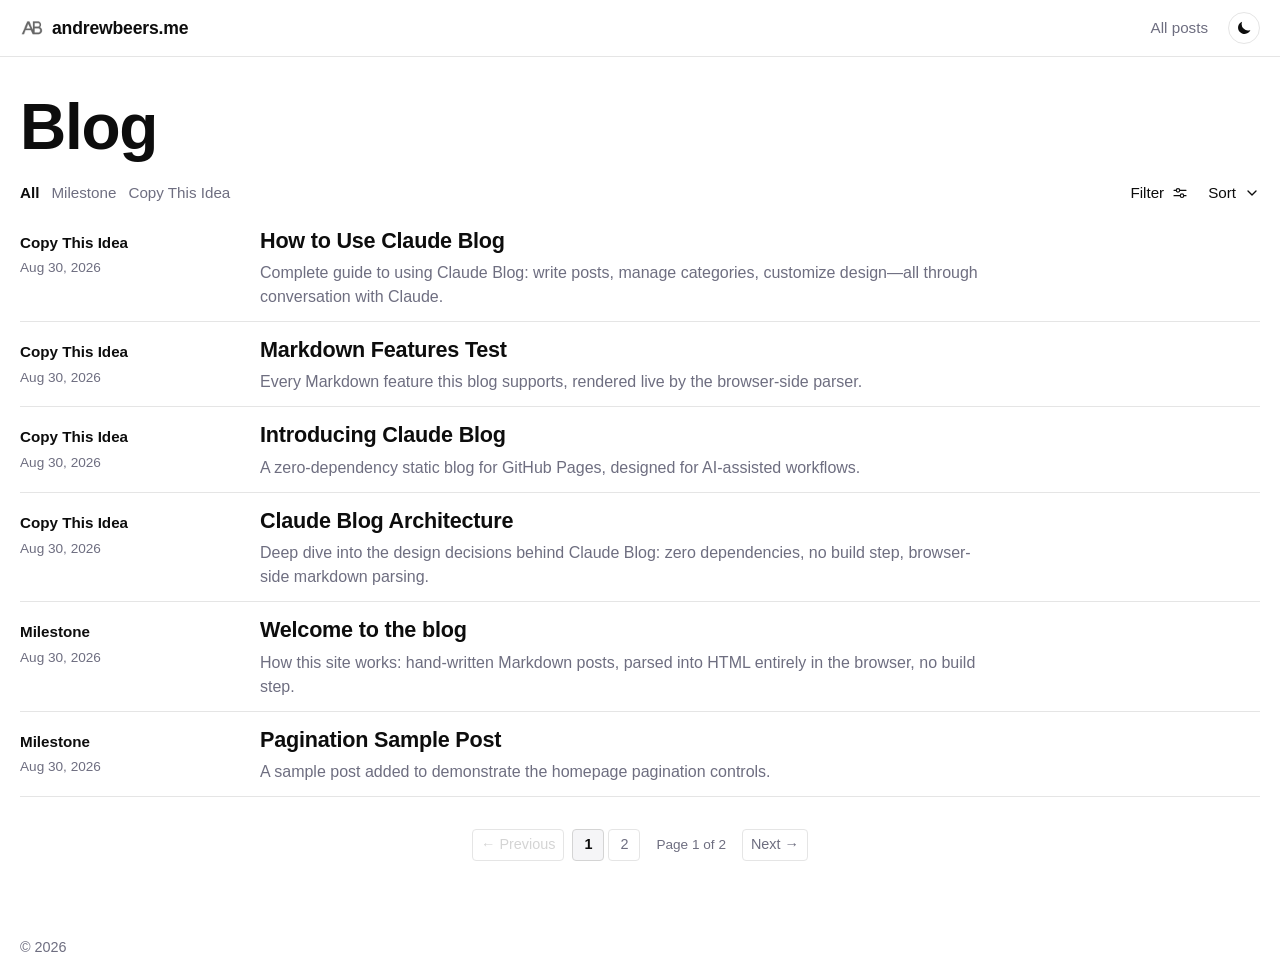
<file: index.html>
<!doctype html>
<html lang="en">
<head>
  <meta charset="UTF-8">
  <meta name="viewport" content="width=device-width, initial-scale=1">
  <script src="js/theme-init.js"></script>
  <title>andrewbeers.me</title>
  <meta name="description" content="Notes and writing, published as hand-written Markdown.">
  <meta name="application-name" content="andrewbeers.me">
  <meta name="apple-mobile-web-app-title" content="andrewbeers.me">
  <meta name="theme-color" content="#ffffff">
  <meta name="msapplication-TileImage" content="assets/brand/icon-192.png">
  <meta name="msapplication-TileColor" content="#ffffff">
  <link rel="icon" href="assets/brand/favicon-32.png" sizes="32x32" type="image/png">
  <link rel="apple-touch-icon" sizes="180x180" href="assets/brand/apple-touch-icon.png">
  <link rel="mask-icon" href="assets/brand/ab-logo-mask.svg" color="#0d0d0d">
  <link rel="manifest" href="site.webmanifest">
  <link rel="canonical" href="https://apbeers.github.io/blog/">

  <meta property="og:type" content="website">
  <meta property="og:title" content="andrewbeers.me">
  <meta property="og:description" content="Notes and writing, published as hand-written Markdown.">
  <meta property="og:url" content="https://apbeers.github.io/blog/">
  <meta name="twitter:card" content="summary">

  <!-- Keep this stylesheet list in sync with post.html, which repeats it
       (plus post.css). Two files, no build step: inlining them from JS
       instead would flash unstyled content on every load. -->
  <link rel="stylesheet" href="css/variables.css">
  <link rel="stylesheet" href="css/reset.css">
  <link rel="stylesheet" href="css/typography.css">
  <link rel="stylesheet" href="css/layout.css">
  <link rel="stylesheet" href="css/components.css">
</head>
<body>
  <div data-include="header"></div>

  <main class="container">
    <section class="page-hero">
      <h1 class="page-title">Blog</h1>
    </section>

    <div class="list-controls">
      <div id="filter-tabs" class="filter-tabs" role="tablist" aria-label="Filter posts by category"></div>

      <!-- Filter/Sort menus. Both panels are built by js/posts-index.js: the
           filter facets are derived from the posts that actually exist, so a
           facet appears only once there is more than one value to choose. -->
      <div class="list-tools">
        <div class="list-tools__item">
          <button id="filter-toggle" class="list-tools__button" type="button"
                  aria-expanded="false" aria-controls="filter-panel" aria-haspopup="true">
            <span>Filter</span>
            <span id="filter-count" class="list-tools__count" hidden></span>
            <svg class="list-tools__icon list-tools__icon--open" viewBox="0 0 24 24" width="16" height="16" aria-hidden="true">
              <g fill="none" stroke="currentColor" stroke-width="1.7" stroke-linecap="round">
                <line x1="3" y1="8" x2="21" y2="8"/>
                <line x1="3" y1="16" x2="21" y2="16"/>
                <circle cx="9" cy="8" r="2.6" fill="var(--color-bg)"/>
                <circle cx="15" cy="16" r="2.6" fill="var(--color-bg)"/>
              </g>
            </svg>
            <svg class="list-tools__icon list-tools__icon--close" viewBox="0 0 24 24" width="16" height="16" aria-hidden="true">
              <g stroke="currentColor" stroke-width="1.7" stroke-linecap="round">
                <line x1="6" y1="6" x2="18" y2="18"/><line x1="18" y1="6" x2="6" y2="18"/>
              </g>
            </svg>
          </button>
          <div id="filter-panel" class="tool-panel tool-panel--filter" hidden></div>
        </div>

        <div class="list-tools__item">
          <button id="sort-toggle" class="list-tools__button" type="button"
                  aria-expanded="false" aria-controls="sort-panel" aria-haspopup="true">
            <span>Sort</span>
            <svg class="list-tools__icon list-tools__chevron" viewBox="0 0 24 24" width="16" height="16" aria-hidden="true">
              <path d="M6 9l6 6 6-6" fill="none" stroke="currentColor" stroke-width="2"
                    stroke-linecap="round" stroke-linejoin="round"/>
            </svg>
          </button>
          <div id="sort-panel" class="tool-panel" hidden></div>
        </div>
      </div>
    </div>

    <div id="post-list" class="post-list"></div>
    <nav id="pagination" class="pagination" aria-label="Post pages" hidden></nav>
  </main>

  <div data-include="footer"></div>

  <script src="js/dev-server-notice.js"></script>
  <script src="js/include-partials.js"></script>
  <script src="js/util.js"></script>
  <script src="js/sticky-header.js"></script>
  <script src="js/theme-toggle.js"></script>
  <script src="js/posts-index.js"></script>
</body>
</html>
</file>
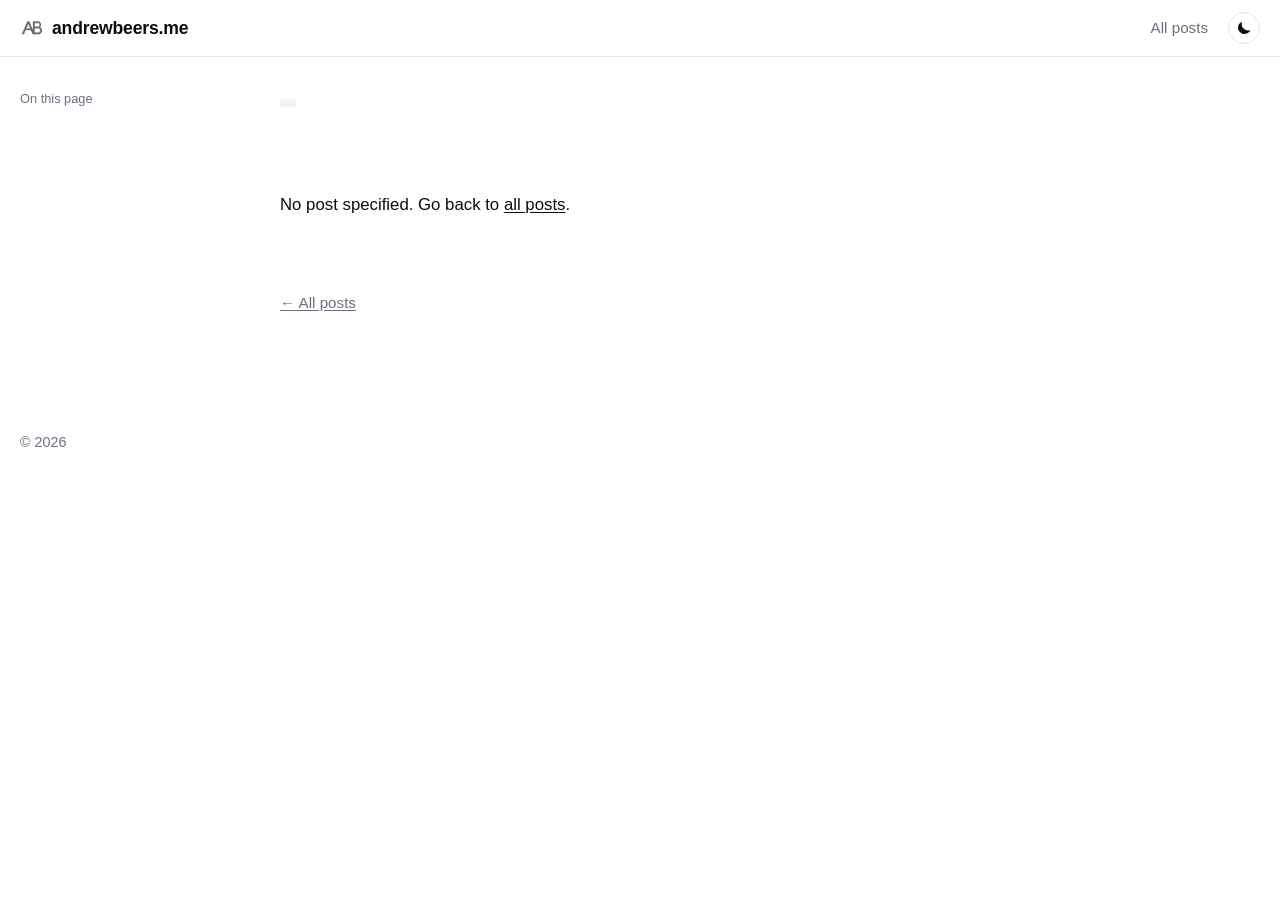
<file: post.html>
<!doctype html>
<html lang="en">
<head>
  <meta charset="UTF-8">
  <meta name="viewport" content="width=device-width, initial-scale=1">
  <script src="js/theme-init.js"></script>

  <!-- This is the single shared page every post is viewed through, e.g.
       post.html?category=milestone&slug=2026-08-30-welcome-to-the-blog
       There is no per-post HTML file. js/post-render.js reads the category/slug
       from the URL, fetches posts/<category>/<slug>.md, and fills in everything
       below -- including the <title>/<meta>/OG/JSON-LD tags in this <head> -- at
       runtime. That means a crawler that does not execute JavaScript will only
       ever see the generic defaults here, not the specific post's metadata; one
       that does execute JavaScript (Google's indexer does) sees the real thing. -->
  <title>andrewbeers.me</title>
  <meta name="description" content="Notes and writing, published as hand-written Markdown.">
  <meta name="application-name" content="andrewbeers.me">
  <meta name="apple-mobile-web-app-title" content="andrewbeers.me">
  <meta name="theme-color" content="#ffffff">
  <meta name="msapplication-TileImage" content="assets/brand/icon-192.png">
  <meta name="msapplication-TileColor" content="#ffffff">
  <link rel="icon" href="assets/brand/favicon-32.png" sizes="32x32" type="image/png">
  <link rel="apple-touch-icon" sizes="180x180" href="assets/brand/apple-touch-icon.png">
  <link rel="mask-icon" href="assets/brand/ab-logo-mask.svg" color="#0d0d0d">
  <link rel="manifest" href="site.webmanifest">
  <link id="meta-canonical" rel="canonical" href="https://apbeers.github.io/blog/post.html">

  <meta id="meta-og-type" property="og:type" content="article">
  <meta id="meta-og-title" property="og:title" content="andrewbeers.me">
  <meta id="meta-og-description" property="og:description" content="Notes and writing, published as hand-written Markdown.">
  <meta id="meta-og-url" property="og:url" content="https://apbeers.github.io/blog/post.html">
  <meta id="meta-article-published" property="article:published_time" content="">
  <meta id="meta-article-author" property="article:author" content="">
  <meta name="twitter:card" content="summary">

  <script id="meta-ld-json" type="application/ld+json">
  {
    "@context": "https://schema.org",
    "@type": "BlogPosting"
  }
  </script>

  <!-- Keep this stylesheet list in sync with index.html. -->
  <link rel="stylesheet" href="css/variables.css">
  <link rel="stylesheet" href="css/reset.css">
  <link rel="stylesheet" href="css/typography.css">
  <link rel="stylesheet" href="css/layout.css">
  <link rel="stylesheet" href="css/components.css">
  <link rel="stylesheet" href="css/post.css">
</head>
<body>
  <div data-include="header"></div>

  <div id="mobile-toc" class="mobile-toc">
    <button id="mobile-toc-toggle" class="mobile-toc__toggle" type="button" aria-expanded="false" aria-controls="mobile-toc-list">
      <span id="mobile-toc-current" class="mobile-toc__current">On this page</span>
      <svg class="mobile-toc__chevron" viewBox="0 0 24 24" width="16" height="16" aria-hidden="true">
        <path d="M6 9l6 6 6-6" fill="none" stroke="currentColor" stroke-width="2" stroke-linecap="round" stroke-linejoin="round"/>
      </svg>
    </button>
    <nav id="mobile-toc-list" class="toc__list mobile-toc__list"></nav>
  </div>

  <main class="container article-layout">
    <aside id="post-toc" class="article-toc">
      <div id="post-toc-title" class="toc__title">On this page</div>
      <nav id="post-toc-list" class="toc__list"></nav>
    </aside>

    <article class="article-main">
      <div class="article-header">
        <div class="article-header__category"><span id="post-category" class="pill"></span></div>
        <h1 id="post-title" class="article-header__title"></h1>
        <div id="post-byline" class="byline"></div>
      </div>

      <div id="post-content" class="prose">
        <p class="state-message">Loading&hellip;</p>
      </div>
      <p style="margin-top: 40px;">
        <a class="button-link" href="index.html">&larr; All posts</a>
      </p>
    </article>
  </main>

  <div data-include="footer"></div>

  <script src="js/dev-server-notice.js"></script>
  <script src="js/include-partials.js"></script>
  <script src="js/sticky-header.js"></script>
  <script src="js/theme-toggle.js"></script>
  <script src="js/util.js"></script>
  <script src="js/frontmatter.js"></script>
  <script src="js/markdown.js"></script>
  <script src="js/post-render.js"></script>
</body>
</html>
</file>
<file: css/variables.css>
/* Design tokens shared by every page. Change values here, not in component files. */
:root {
  color-scheme: light dark;

  /* Color */
  --color-bg: #ffffff;
  --color-text: #0d0d0d;
  --color-text-muted: #6e6e80;
  --color-border: #e5e5e5;
  --color-border-strong: #d4d4d4;
  --color-accent: #0d0d0d;
  --color-pill-bg: #f2f2f2;
  --color-pill-text: #4b4b55;
  --color-pill-bg-active: #0d0d0d;
  --color-pill-text-active: #ffffff;
  --color-link: #0d0d0d;
  --color-code-bg: #f5f5f7;
  --color-quote-border: #d4d4d4;
  --color-table-header-bg: #f7f7f8;

  /* Admonition accents (blockquotes tagged "> note:", "> [!WARNING]", ...) */
  --color-admonition-bg: #f7f7f8;
  --color-note: #2563eb;
  --color-info: #2563eb;
  --color-tip: #059669;
  --color-important: #7c3aed;
  --color-warning: #b45309;
  --color-caution: #b45309;
  --color-danger: #dc2626;

  /* Type */
  --font-sans: -apple-system, BlinkMacSystemFont, "Segoe UI", Roboto, Helvetica, Arial,
    sans-serif, "Apple Color Emoji", "Segoe UI Emoji";
  --font-mono: ui-monospace, SFMono-Regular, "SF Mono", Menlo, Consolas, monospace;

  /* Layout */
  --page-max-width: 1400px;
  --prose-max-width: 720px;
  --gutter: 20px;
  /* Measured from the actual header at runtime by js/sticky-header.js; this
     is just the pre-measurement fallback so nothing jumps on first paint. */
  --header-height: 57px;

  /* Spacing scale */
  --space-1: 4px;
  --space-2: 8px;
  --space-3: 12px;
  --space-4: 20px;
  --space-5: 32px;
  --space-6: 48px;
  --space-7: 72px;

  /* Breakpoints (documentation only; media queries must hardcode px, since CSS
     custom properties can't be used in a media query condition).
     --bp-tablet is where the desktop layout begins: 740px rather than the usual
     768 so that every iPad held vertically qualifies (the iPad mini is 744 CSS
     px wide). Queries that reveal the full-height fixed sidebar pair it with
     (min-height: 600px), which keeps landscape phones -- wide but very short --
     on the mobile layout. */
  --bp-tablet: 740px;
  --bp-tablet-min-height: 600px;
  --bp-desktop: 1024px;
  --bp-ultrawide: 1600px;
}

/*
 * Dark mode. Two ways a page ends up dark:
 *  1. No explicit user choice yet, and the OS/browser prefers dark
 *     (prefers-color-scheme) -- handled by the media query below.
 *  2. An explicit choice was made via the header toggle, stored in a
 *     "theme" cookie, and applied as data-theme on <html> by
 *     js/theme-init.js before first paint.
 * data-theme="light"/"dark" always wins over the system preference.
 */
@media (prefers-color-scheme: dark) {
  :root:not([data-theme="light"]) {
    color-scheme: dark;
    --color-bg: #0d0d0e;
    --color-text: #f2f2f3;
    --color-text-muted: #9a9aa5;
    --color-border: #2a2a2e;
    --color-border-strong: #3a3a3f;
    --color-accent: #f2f2f3;
    --color-pill-bg: #232326;
    --color-pill-text: #c6c6d0;
    --color-pill-bg-active: #f2f2f3;
    --color-pill-text-active: #0d0d0e;
    --color-link: #f2f2f3;
    --color-code-bg: #1c1c1f;
    --color-quote-border: #3a3a3f;
    --color-table-header-bg: #1c1c1f;

    --color-admonition-bg: #17171a;
    --color-note: #60a5fa;
    --color-info: #60a5fa;
    --color-tip: #34d399;
    --color-important: #a78bfa;
    --color-warning: #fbbf24;
    --color-caution: #fbbf24;
    --color-danger: #f87171;
  }
}

:root[data-theme="light"] {
  color-scheme: light;
}

:root[data-theme="dark"] {
  color-scheme: dark;
  --color-bg: #0d0d0e;
  --color-text: #f2f2f3;
  --color-text-muted: #9a9aa5;
  --color-border: #2a2a2e;
  --color-border-strong: #3a3a3f;
  --color-accent: #f2f2f3;
  --color-pill-bg: #232326;
  --color-pill-text: #c6c6d0;
  --color-pill-bg-active: #f2f2f3;
  --color-pill-text-active: #0d0d0e;
  --color-link: #f2f2f3;
  --color-code-bg: #1c1c1f;
  --color-quote-border: #3a3a3f;
  --color-table-header-bg: #1c1c1f;

  --color-admonition-bg: #17171a;
  --color-note: #60a5fa;
  --color-info: #60a5fa;
  --color-tip: #34d399;
  --color-important: #a78bfa;
  --color-warning: #fbbf24;
  --color-caution: #fbbf24;
  --color-danger: #f87171;
}
</file>
<file: css/typography.css>
/* Base typography, plus rules for markdown-rendered article prose (.prose). */
body {
  font-family: var(--font-sans);
  color: var(--color-text);
  background: var(--color-bg);
  font-size: 17px;
  line-height: 1.5;
  -webkit-font-smoothing: antialiased;
  transition: background-color 0.15s ease, color 0.15s ease;
}

@media (prefers-reduced-motion: reduce) {
  body {
    transition: none;
  }
}

h1,
h2,
h3,
h4 {
  font-weight: 600;
  letter-spacing: -0.01em;
  line-height: 1.2;
}

.page-title {
  font-size: clamp(2.5rem, 5vw, 4rem);
  font-weight: 600;
  letter-spacing: -0.02em;
}

/* Prose — the rendered body of a post */
.prose {
  font-size: 1.05rem;
  line-height: 1.65;
  color: var(--color-text);
}

.prose > * + * {
  margin-top: var(--space-3);
}

.prose h2 {
  font-size: 1.6rem;
  margin-top: var(--space-5);
}

.prose h3 {
  font-size: 1.3rem;
  margin-top: var(--space-4);
}

.prose h2 + *,
.prose h3 + * {
  margin-top: var(--space-2);
}

.prose p {
  color: var(--color-text);
}

.prose a {
  text-decoration: underline;
  text-underline-offset: 2px;
}

.prose a:hover {
  color: var(--color-text-muted);
}

.prose strong {
  font-weight: 600;
}

.prose em {
  font-style: italic;
}

.prose ul,
.prose ol {
  padding-left: 1.4em;
}

.prose ul {
  list-style: disc;
}

.prose ol {
  list-style: decimal;
}

.prose li + li {
  margin-top: var(--space-2);
}

.prose blockquote {
  border-left: 3px solid var(--color-quote-border);
  padding-left: var(--space-4);
  color: var(--color-text-muted);
  font-style: italic;
}

.prose code {
  font-family: var(--font-mono);
  background: var(--color-code-bg);
  padding: 0.15em 0.4em;
  border-radius: 4px;
  font-size: 0.9em;
}

.prose pre {
  background: var(--color-code-bg);
  padding: var(--space-4);
  border-radius: 8px;
  overflow-x: auto;
}

.prose pre code {
  background: none;
  padding: 0;
  font-size: 0.9em;
}

.prose hr {
  border: none;
  border-top: 1px solid var(--color-border);
}

.prose img {
  border-radius: 8px;
}

.prose figcaption {
  font-size: 0.85rem;
  color: var(--color-text-muted);
  margin-top: var(--space-2);
}

.prose del {
  text-decoration: line-through;
  color: var(--color-text-muted);
}

/* Keep super/subscripts from stretching the line they sit on. */
.prose sup,
.prose sub {
  font-size: 0.75em;
  line-height: 0;
  position: relative;
  vertical-align: baseline;
}

.prose sup {
  top: -0.5em;
}

.prose sub {
  bottom: -0.25em;
}

.prose abbr {
  text-decoration: underline dotted;
  text-underline-offset: 3px;
  cursor: help;
}

/* Task lists: no bullet, checkbox sits on the text baseline */
.prose ul.task-list {
  list-style: none;
  padding-left: 0;
}

.prose .task-list-item input[type="checkbox"] {
  margin-right: var(--space-1);
  vertical-align: middle;
  accent-color: var(--color-text);
}

/* Definition lists */
.prose dt {
  font-weight: 600;
  margin-top: var(--space-3);
}

.prose dd {
  margin-left: var(--space-4);
  color: var(--color-text-muted);
}

/* Tables — the wrapper scrolls so a wide table never widens the page */
.prose .table-wrap {
  overflow-x: auto;
}

.prose table {
  border-collapse: collapse;
  width: 100%;
  font-size: 0.95em;
}

.prose th,
.prose td {
  border: 1px solid var(--color-border);
  padding: var(--space-2) var(--space-3);
  text-align: left;
}

.prose th {
  background: var(--color-table-header-bg);
  font-weight: 600;
}

/* Admonitions — a blockquote opened with "note:", "> [!WARNING]", etc. */
.prose .admonition {
  background: var(--color-admonition-bg);
  border-left: 3px solid var(--admonition-accent, var(--color-border-strong));
  border-radius: 0 8px 8px 0;
  padding: var(--space-3) var(--space-4);
}

.prose .admonition > * + * {
  margin-top: var(--space-3);
}

.prose .admonition-title {
  font-weight: 600;
  font-size: 0.8rem;
  text-transform: uppercase;
  letter-spacing: 0.05em;
  color: var(--admonition-accent, var(--color-text-muted));
}

.prose .admonition-note { --admonition-accent: var(--color-note); }
.prose .admonition-info { --admonition-accent: var(--color-info); }
.prose .admonition-tip { --admonition-accent: var(--color-tip); }
.prose .admonition-important { --admonition-accent: var(--color-important); }
.prose .admonition-warning { --admonition-accent: var(--color-warning); }
.prose .admonition-caution { --admonition-accent: var(--color-caution); }
.prose .admonition-danger { --admonition-accent: var(--color-danger); }

/* Footnotes */
.prose .footnote-ref a {
  text-decoration: none;
  padding: 0 0.1em;
}

.prose .footnotes {
  margin-top: var(--space-6);
  font-size: 0.9rem;
  color: var(--color-text-muted);
}

.prose .footnotes hr {
  margin-bottom: var(--space-4);
}

.prose .footnotes ol {
  padding-left: 1.2em;
}

.prose .footnote-backref {
  text-decoration: none;
  margin-left: 0.25em;
}

/* Loose list items and admonitions hold real blocks, so they need the same
   between-block rhythm .prose gives its own direct children. */
.prose li > * + *,
.prose dd > * + * {
  margin-top: var(--space-3);
}
</file>
<file: css/layout.css>
/* Page shell: header, footer, containers, responsive grid rules. */

.container {
  width: 100%;
  max-width: var(--page-max-width);
  margin-inline: auto;
  padding-inline: var(--gutter);
}

/* Site header */
.site-header {
  position: sticky;
  top: 0;
  z-index: 60;
  background: var(--color-bg);
  border-bottom: 1px solid var(--color-border);
}

.site-header__inner {
  max-width: var(--page-max-width);
  margin-inline: auto;
  padding: var(--space-3) var(--gutter);
  display: flex;
  align-items: center;
  justify-content: space-between;
  gap: var(--space-4);
}

.site-header__brand {
  display: inline-flex;
  align-items: center;
  gap: var(--space-2);
  font-weight: 600;
  font-size: 1.1rem;
  letter-spacing: -0.01em;
}

.site-header__brand img {
  display: block;
  width: 24px;
  height: 24px;
  object-fit: contain;
  border-radius: 4px;
}

.site-header__right {
  display: flex;
  align-items: center;
  gap: var(--space-4);
}

.site-header__nav {
  display: flex;
  gap: var(--space-4);
}

.site-header__nav a {
  font-size: 0.95rem;
  color: var(--color-text-muted);
}

.site-header__nav a:hover {
  color: var(--color-text);
}

/* Site footer */
.site-footer {
  margin-top: var(--space-6);
}

.site-footer__inner {
  max-width: var(--page-max-width);
  margin-inline: auto;
  padding: var(--space-4) var(--gutter);
  display: flex;
  flex-wrap: wrap;
  gap: var(--space-3);
  justify-content: space-between;
  color: var(--color-text-muted);
  font-size: 0.9rem;
}

.site-footer a {
  color: var(--color-text-muted);
  text-decoration: underline;
  text-underline-offset: 2px;
}

/* Page hero (index + post header area) */
.page-hero {
  padding-top: var(--space-5);
  padding-bottom: var(--space-3);
}

/* Two-column article layout: TOC sidebar + prose */
.article-layout {
  display: grid;
  grid-template-columns: 1fr;
  gap: var(--space-4);
  padding-top: var(--space-5);
  padding-bottom: var(--space-6);
}

.article-toc {
  display: none;
}

.article-main {
  max-width: var(--prose-max-width);
  width: 100%;
  margin-inline: auto;
}

/* Tablet and up gets the desktop article layout. 740px is chosen so that every
   iPad held vertically qualifies -- the narrowest is the iPad mini at 744 CSS
   px -- rather than the more usual 768.

   The min-height guard is what keeps that safe: a phone in landscape is also
   740px+ wide, but only ~400px tall, and a full-height fixed sidebar has
   nowhere to go on a screen that short. Requiring 600px of height admits every
   iPad in either orientation while leaving landscape phones on the mobile
   layout. Keep the two conditions together wherever this breakpoint is used. */
@media (min-width: 740px) and (min-height: 600px) {
  .article-layout {
    grid-template-columns: minmax(0, 1fr);
    align-items: start;
    /* Narrower gutter for the sidebar here than on a full desktop, so the prose
       column keeps a usable measure on a ~768px-wide screen. */
    padding-left: 220px;
  }

  /* The TOC is fixed, so it can't inherit the centred container's position --
     it has to be aligned to it arithmetically. Deriving the offset from
     --page-max-width (rather than hardcoding half of it) keeps it lined up
     with the header brand if that token is ever changed. Below the width where
     the container starts centring, max() pins it to the plain gutter. */
  .article-toc {
    display: block;
    position: fixed;
    top: calc(var(--header-height) + var(--space-5));
    left: max(var(--gutter), calc(50% - var(--page-max-width) / 2 + var(--gutter)));
    width: 190px;
    max-height: calc(100vh - var(--header-height) - var(--space-5));
    overflow-y: auto;
  }

  .article-main {
    margin-inline: 0;
  }
}

/* Full desktop: room for the sidebar at its intended width */
@media (min-width: 1024px) and (min-height: 600px) {
  .article-layout {
    padding-left: 280px;
  }

  .article-toc {
    width: 260px;
  }
}

/* Ultrawide: keep prose from stretching, but let the TOC column breathe */
@media (min-width: 1600px) {
  .article-layout {
    grid-template-columns: minmax(0, var(--prose-max-width));
  }

  .article-main {
    grid-column: 1;
  }
}

@media (max-width: 639px) {
  .page-hero {
    padding-top: var(--space-5);
  }
}
</file>
<file: css/components.css>
/* Reusable UI pieces: filter tabs, post list rows, pills, byline, TOC. */

/* Category filter tabs (homepage) */
.filter-tabs {
  display: flex;
  flex-wrap: wrap;
  gap: var(--space-3);
  padding-bottom: var(--space-2);
  margin-bottom: var(--space-1);
}

.filter-tabs button {
  background: none;
  border: none;
  padding: 0;
  font-size: 0.95rem;
  color: var(--color-text-muted);
  cursor: pointer;
}

.filter-tabs button.is-active {
  color: var(--color-text);
  font-weight: 600;
}

.filter-tabs button:hover {
  color: var(--color-text);
}

/* Homepage controls row: category tabs on the left, Filter/Sort on the right */
.list-controls {
  display: flex;
  flex-wrap: wrap;
  align-items: center;
  justify-content: space-between;
  gap: var(--space-3);
  margin-bottom: var(--space-1);
}

.list-controls .filter-tabs {
  padding-bottom: 0;
  margin-bottom: 0;
}

.list-tools {
  display: flex;
  align-items: center;
  gap: var(--space-4);
  margin-left: auto;
}

/* Anchors the dropdown panel to its own button */
.list-tools__item {
  position: relative;
}

.list-tools__button {
  display: inline-flex;
  align-items: center;
  gap: var(--space-2);
  background: none;
  border: none;
  padding: var(--space-1) 0;
  font-size: 0.95rem;
  color: var(--color-text);
  cursor: pointer;
}

.list-tools__button:hover {
  color: var(--color-text-muted);
}

/* While a panel is open its label recedes, matching the reference design */
.list-tools__button[aria-expanded="true"] {
  color: var(--color-text-muted);
}

.list-tools__icon {
  display: block;
  flex-shrink: 0;
}

/* Filter's icon swaps to an X while its panel is open */
.list-tools__icon--close {
  display: none;
}

#filter-toggle[aria-expanded="true"] .list-tools__icon--open {
  display: none;
}

#filter-toggle[aria-expanded="true"] .list-tools__icon--close {
  display: block;
}

.list-tools__button[aria-expanded="true"] .list-tools__chevron {
  transform: rotate(180deg);
}

.list-tools__chevron {
  transition: transform 0.15s ease;
}

@media (prefers-reduced-motion: reduce) {
  .list-tools__chevron {
    transition: none;
  }
}

/* Count of active filters, so a filtered list is never silently filtered.
   The [hidden] rule has to be explicit: a display declaration would otherwise
   beat the browser default of [hidden] { display: none }. */
.list-tools__count[hidden] {
  display: none;
}

.list-tools__count {
  display: inline-flex;
  align-items: center;
  justify-content: center;
  min-width: 1.25em;
  padding: 0 0.35em;
  border-radius: 999px;
  background: var(--color-pill-bg-active);
  color: var(--color-pill-text-active);
  font-size: 0.75rem;
  font-weight: 600;
}

/* Dropdown panels */
.tool-panel {
  position: absolute;
  top: calc(100% + var(--space-2));
  right: 0;
  z-index: 50;
  min-width: 240px;
  padding: var(--space-4);
  border-radius: 12px;
  background: var(--color-pill-bg);
  box-shadow: 0 8px 24px rgb(0 0 0 / 0.10);
}

.tool-panel[hidden] {
  display: none;
}

.tool-panel__option {
  display: flex;
  align-items: center;
  gap: var(--space-3);
  padding: var(--space-2) 0;
  font-size: 1rem;
  color: var(--color-text);
  cursor: pointer;
  white-space: nowrap;
}

.tool-panel__option input {
  flex-shrink: 0;
  width: 1.1em;
  height: 1.1em;
  margin: 0;
  accent-color: var(--color-text);
  cursor: pointer;
}

.tool-panel--filter {
  min-width: 350px;
  width: max-content;
  max-width: min(520px, 78vw);
}

.tool-panel__groups {
  display: flex;
  gap: var(--space-6);
}

.tool-panel__group {
  flex: 1 1 0;
  min-width: 0;
}

.tool-panel__group-title {
  font-size: 0.9rem;
  color: var(--color-text-muted);
  margin-bottom: var(--space-2);
}

/* Long facets scroll rather than growing the panel past the viewport */
.tool-panel__list {
  max-height: 220px;
  overflow-y: auto;
}

.tool-panel__footer {
  display: flex;
  justify-content: flex-end;
  gap: var(--space-4);
  margin-top: var(--space-4);
  padding-top: var(--space-3);
  border-top: 1px solid var(--color-border);
}

.tool-panel__action {
  background: none;
  border: none;
  padding: 0;
  font-size: 1rem;
  color: var(--color-text);
  cursor: pointer;
}

.tool-panel__action:hover {
  color: var(--color-text-muted);
}

.tool-panel__empty {
  color: var(--color-text-muted);
  font-size: 0.95rem;
}

/* On narrow screens keep the panel inside the viewport even though its trigger
   may be near the right edge of the controls row. */
@media (max-width: 639px) {
  .list-tools {
    margin-left: 0;
  }

  .tool-panel {
    right: 0;
    left: auto;
    min-width: 0;
    width: min(350px, calc(100vw - 2 * var(--gutter)));
    max-width: calc(100vw - 2 * var(--gutter));
  }

  .tool-panel--filter {
    min-width: 0;
  }

  .tool-panel__groups {
    flex-direction: column;
    gap: var(--space-4);
  }
}

/* Post list (homepage) */
.post-list {
  display: block;
}

.post-row {
  display: grid;
  grid-template-columns: 1fr;
  gap: var(--space-1);
  padding: var(--space-3) 0;
  border-bottom: 1px solid var(--color-border);
  transition: border-color 0.15s ease;
}

.post-row:hover {
  border-bottom-color: var(--color-border-strong);
}

.post-row:first-child {
  padding-top: var(--space-2);
}

.post-row a {
  display: block;
}

.post-row__meta {
  display: flex;
  flex-direction: column;
  gap: var(--space-1);
}

.post-row__category {
  font-weight: 600;
  color: var(--color-text);
  font-size: 0.95rem;
}

.post-row__date {
  color: var(--color-text-muted);
  font-size: 0.85rem;
}

.post-row__title {
  font-size: 1.35rem;
  font-weight: 600;
  letter-spacing: -0.01em;
  margin-top: var(--space-1);
}

.post-row__summary {
  color: var(--color-text-muted);
  font-size: 1rem;
  margin-top: var(--space-1);
  max-width: 720px;
}

.post-row__empty {
  color: var(--color-text-muted);
  padding: var(--space-5) 0;
}

/* Homepage pagination */
.pagination {
  display: flex;
  align-items: center;
  justify-content: center;
  flex-wrap: wrap;
  gap: var(--space-2);
  padding: var(--space-5) 0 var(--space-2);
}

.pagination[hidden] {
  display: none;
}

.pagination__pages {
  display: flex;
  gap: var(--space-1);
}

.pagination__button {
  min-width: 2rem;
  padding: var(--space-1) var(--space-2);
  border: 1px solid var(--color-border);
  border-radius: 4px;
  background: none;
  color: var(--color-text-muted);
  font-size: 0.9rem;
  cursor: pointer;
}

.pagination__button:hover:not(:disabled) {
  color: var(--color-text);
  border-color: var(--color-border-strong);
}

.pagination__button.is-current {
  background: var(--color-code-bg);
  border-color: var(--color-border-strong);
  color: var(--color-text);
  font-weight: 600;
}

.pagination__button:disabled {
  color: var(--color-border-strong);
  cursor: not-allowed;
}

.pagination__button--direction {
  min-width: 0;
}

.pagination__status {
  color: var(--color-text-muted);
  font-size: 0.85rem;
  margin-inline: var(--space-2);
}

/* Two-column rows from tablet up. No height guard here, unlike the article
   sidebar: a list row is equally happy on a short landscape phone. */
@media (min-width: 740px) {
  .post-row {
    grid-template-columns: 200px minmax(0, 1fr);
    gap: var(--space-4);
    align-items: baseline;
  }

  .post-row__meta {
    padding-top: 0.3em;
  }
}

@media (min-width: 1024px) {
  .post-row {
    grid-template-columns: 220px minmax(0, 1fr);
  }
}

/* file:// dev-mode warning banner, see js/dev-server-notice.js */
.dev-notice {
  background: var(--color-pill-bg);
  color: var(--color-text-muted);
  font-size: 0.85rem;
  line-height: 1.5;
  text-align: center;
  padding: var(--space-2) var(--space-4);
  border-bottom: 1px solid var(--color-border);
}

.dev-notice code {
  font-family: var(--font-mono);
  background: var(--color-code-bg);
  padding: 0.1em 0.4em;
  border-radius: 4px;
  font-size: 0.9em;
}

/* Dark mode toggle button (in the header) */
.theme-toggle {
  display: inline-flex;
  align-items: center;
  justify-content: center;
  width: 32px;
  height: 32px;
  border: 1px solid var(--color-border);
  border-radius: 999px;
  background: none;
  color: var(--color-text);
  cursor: pointer;
}

.theme-toggle:hover {
  border-color: var(--color-border-strong);
}

.theme-toggle__icon {
  display: block;
}

.theme-toggle__icon--sun {
  display: none;
}

/* Explicit dark, or system dark with no explicit light override: show sun
   (meaning "switch to light"), matches the cascade in css/variables.css. */
:root[data-theme="dark"] .theme-toggle__icon--moon {
  display: none;
}

:root[data-theme="dark"] .theme-toggle__icon--sun {
  display: block;
}

@media (prefers-color-scheme: dark) {
  :root:not([data-theme="light"]) .theme-toggle__icon--moon {
    display: none;
  }

  :root:not([data-theme="light"]) .theme-toggle__icon--sun {
    display: block;
  }
}

/* Category pill */
.pill {
  display: inline-flex;
  align-items: center;
  padding: var(--space-1) var(--space-2);
  border-radius: 999px;
  background: var(--color-pill-bg);
  color: var(--color-pill-text);
  font-size: 0.8rem;
  font-weight: 500;
  text-transform: uppercase;
  letter-spacing: 0.03em;
}

/* Byline on article pages */
.byline {
  display: flex;
  flex-wrap: wrap;
  align-items: center;
  gap: var(--space-3);
  color: var(--color-text-muted);
  font-size: 0.95rem;
  margin-top: var(--space-3);
}

.byline__author a {
  text-decoration: underline;
  text-underline-offset: 2px;
}

/* Table of contents */
/* Holds the article's own title (set by js/post-render.js), so it reads as a
   name rather than the uppercase label slot this used to be -- the wide
   letter-spacing that went with the caps comes off with them. */
.toc__title {
  font-size: 0.8rem;
  color: var(--color-text-muted);
  margin-bottom: var(--space-2);
}

.toc__list {
  border-left: 1px solid var(--color-border);
}

.toc__list a {
  display: block;
  padding: var(--space-1) 0 var(--space-1) var(--space-3);
  font-size: 0.9rem;
  color: var(--color-text-muted);
  border-left: 2px solid transparent;
  margin-left: -1px;
}

.toc__list a:hover {
  color: var(--color-text);
}

.toc__list a.is-active {
  color: var(--color-text);
  font-weight: 600;
  border-left-color: var(--color-text);
}

.toc__list .is-sub {
  padding-left: var(--space-4);
}

/* Mobile table-of-contents bar (sticky under the header, post pages only) */
.mobile-toc {
  position: sticky;
  top: var(--header-height);
  z-index: 55;
  background: var(--color-bg);
  border-bottom: 1px solid var(--color-border);
}

.mobile-toc__toggle {
  display: flex;
  align-items: center;
  justify-content: space-between;
  gap: var(--space-3);
  width: 100%;
  max-width: var(--page-max-width);
  margin-inline: auto;
  padding: var(--space-3) var(--gutter);
  background: none;
  border: none;
  font-size: 0.9rem;
  color: var(--color-text-muted);
  cursor: pointer;
  text-align: left;
}

.mobile-toc__chevron {
  flex-shrink: 0;
  transition: transform 0.15s ease;
}

.mobile-toc.is-open .mobile-toc__chevron {
  transform: rotate(180deg);
}

.mobile-toc__list {
  display: none;
  max-width: var(--page-max-width);
  margin-inline: auto;
  padding: 0 var(--gutter) var(--space-3);
}

.mobile-toc.is-open .mobile-toc__list {
  display: block;
}

/* Must match the query that reveals the sidebar in layout.css, or a viewport
   between the two would get both TOCs, or neither. */
@media (min-width: 740px) and (min-height: 600px) {
  .mobile-toc {
    display: none;
  }
}

/* Buttons / links */
.button-link {
  display: inline-block;
  font-size: 0.95rem;
  color: var(--color-text-muted);
  text-decoration: underline;
  text-underline-offset: 2px;
}

.button-link:hover {
  color: var(--color-text);
}

/* Loading / error states rendered by JS before content arrives */
.state-message {
  color: var(--color-text-muted);
  padding: var(--space-5) 0;
}
</file>
<file: css/post.css>
/* Article-page-specific tweaks not covered by layout.css / typography.css / components.css. */

.article-header {
  margin-bottom: var(--space-5);
}

.article-header__category {
  margin-bottom: var(--space-3);
}

.article-header__title {
  font-size: clamp(1.9rem, 4vw, 2.6rem);
  font-weight: 600;
  letter-spacing: -0.02em;
  line-height: 1.15;
}
</file>
